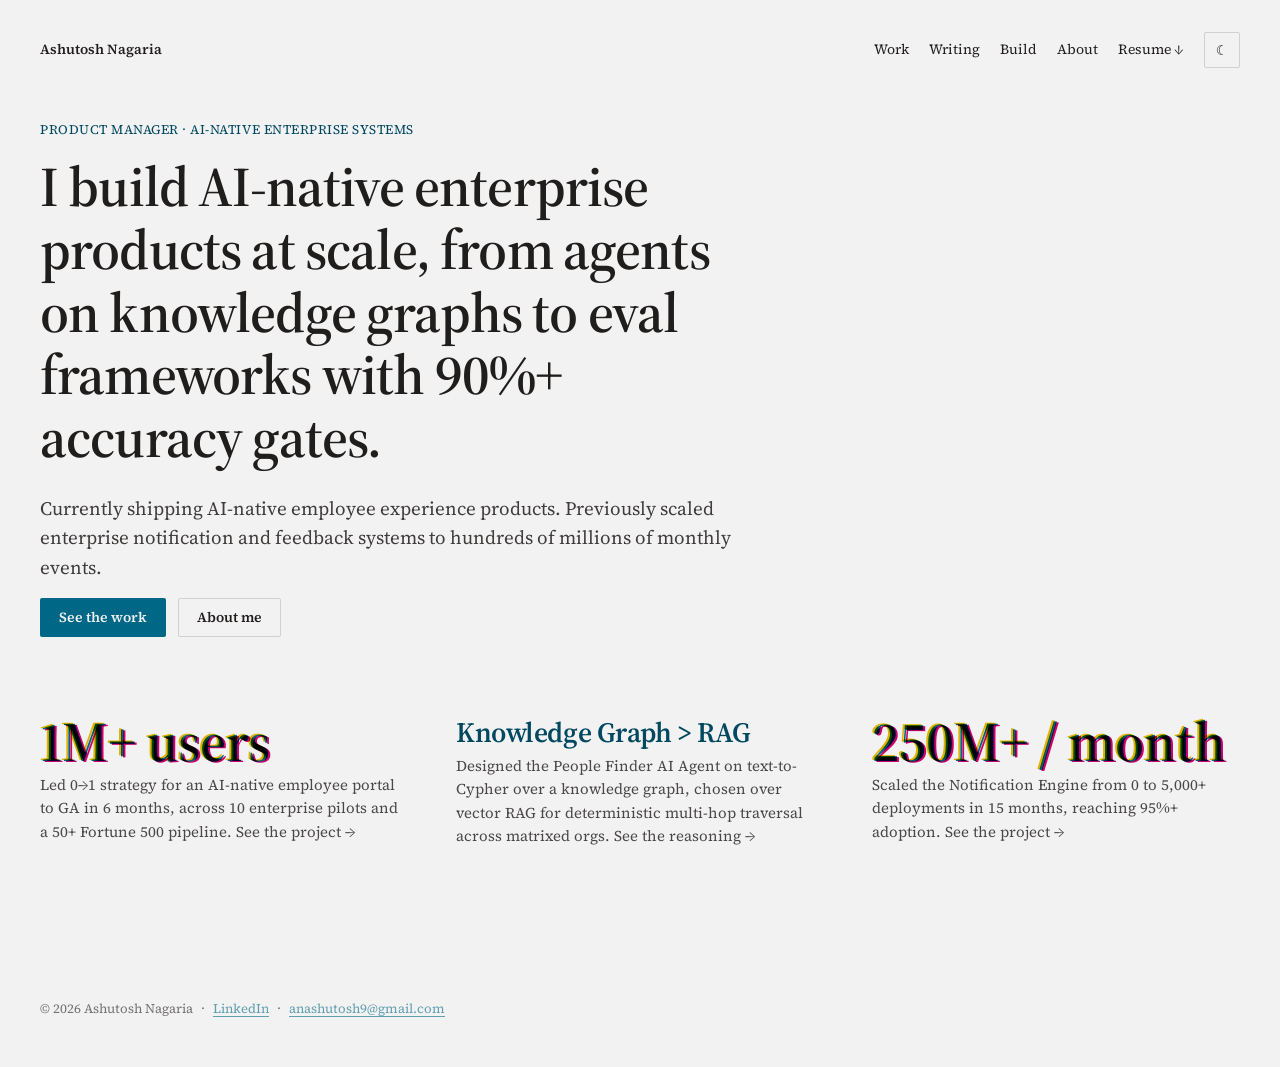
<file: index.html>
<!DOCTYPE html>
<html lang="en">
<head>
<meta charset="utf-8">
<meta name="viewport" content="width=device-width, initial-scale=1">
<title>Ashutosh Nagaria — Product Manager</title>
<script src="site.js"></script>
<link rel="stylesheet" href="styles.css">
<link rel="stylesheet" href="site.css">
</head>
<body>

<nav class="nav nav-container">
  <a class="nav-brand" href="index.html">Ashutosh Nagaria</a>
  <a href="work.html">Work</a>
  <a href="writing.html">Writing</a>
  <a href="build.html">Build</a>
  <a href="about.html">About</a>
  <a href="https://ashutosh-nagaria.github.io/Ashutosh_Nagaria.pdf" target="_blank" rel="noopener">Resume ↓</a>
  <button class="btn btn-icon btn-secondary" id="theme-toggle" aria-label="Toggle color theme" title="Toggle color theme">☾</button>
</nav>

<main class="page-container">

  <section style="padding-top:20px;">
    <div style="font-family:var(--font-body);font-size:13px;letter-spacing:0.04em;text-transform:uppercase;color:var(--color-accent-700);margin-bottom:16px;">Product Manager · AI-Native Enterprise Systems</div>
    <h1 style="font-size:56px;max-width:26ch;margin-bottom:24px;">I build AI-native enterprise products at scale, from agents on knowledge graphs to eval frameworks with 90%+ accuracy gates.</h1>
    <p style="font-size:19px;max-width:75ch;opacity:0.85;margin-bottom:16px;">Currently shipping AI-native employee experience products. Previously scaled enterprise notification and feedback systems to hundreds of millions of monthly events.</p>
    <div style="display:flex;gap:12px;margin-bottom:80px;">
      <a class="btn btn-primary" href="work.html">See the work</a>
      <a class="btn btn-secondary" href="about.html">About me</a>
    </div>

    <div class="grid-proof">

      <a href="work.html" style="text-decoration:none;color:inherit;display:grid;gap:6px;">
        <span class="cmyk-num" style="font-size:56px;font-family:var(--font-heading);font-weight:var(--font-heading-weight);">
          <span class="paper">1M+ users</span>
          <span class="plate plate-c" aria-hidden="true">1M+ users</span>
          <span class="plate plate-m" aria-hidden="true">1M+ users</span>
          <span class="plate plate-y" aria-hidden="true">1M+ users</span>
        </span>
        <p style="margin:0;font-size:15px;opacity:0.8;max-width:60ch;">Led 0→1 strategy for an AI-native employee portal to GA in 6 months, across 10 enterprise pilots and a 50+ Fortune 500 pipeline. See the project →</p>
      </a>

      <a href="work.html" style="text-decoration:none;color:inherit;display:grid;gap:6px;">
        <h3 style="margin:0;font-size:28px;color:var(--color-accent-700);">Knowledge Graph &gt; RAG</h3>
        <p style="margin:0;font-size:15px;opacity:0.8;max-width:60ch;">Designed the People Finder AI Agent on text-to-Cypher over a knowledge graph, chosen over vector RAG for deterministic multi-hop traversal across matrixed orgs. See the reasoning →</p>
      </a>

      <a href="work.html" style="text-decoration:none;color:inherit;display:grid;gap:6px;">
        <span class="cmyk-num" style="font-size:56px;font-family:var(--font-heading);font-weight:var(--font-heading-weight);">
          <span class="paper">250M+ / month</span>
          <span class="plate plate-c" aria-hidden="true">250M+ / month</span>
          <span class="plate plate-m" aria-hidden="true">250M+ / month</span>
          <span class="plate plate-y" aria-hidden="true">250M+ / month</span>
        </span>
        <p style="margin:0;font-size:15px;opacity:0.8;max-width:60ch;">Scaled the Notification Engine from 0 to 5,000+ deployments in 15 months, reaching 95%+ adoption. See the project →</p>
      </a>

    </div>
  </section>

</main>

<footer class="footer-container">
  <span>© 2026 Ashutosh Nagaria</span>
  <span>·</span>
  <a href="https://linkedin.com/in/ashutosh-nagaria" target="_blank" rel="noopener">LinkedIn</a>
  <span>·</span>
  <a href="mailto:anashutosh9@gmail.com">anashutosh9@gmail.com</a>
</footer>

</body>
</html>
</file>
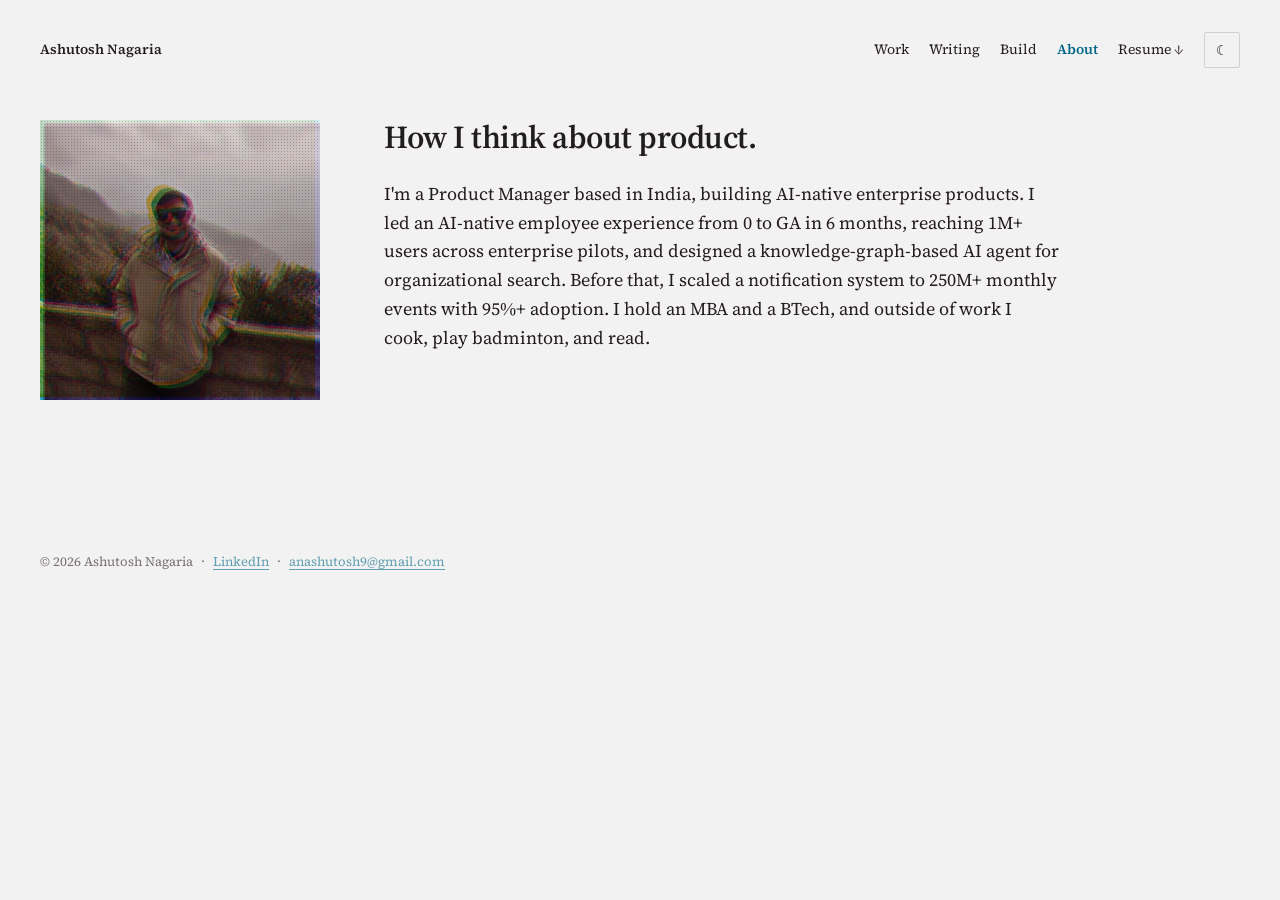
<file: about.html>
<!DOCTYPE html>
<html lang="en">
<head>
<meta charset="utf-8">
<meta name="viewport" content="width=device-width, initial-scale=1">
<title>About — Ashutosh Nagaria</title>
<script src="site.js"></script>
<link rel="stylesheet" href="styles.css">
<link rel="stylesheet" href="site.css">
<script src="print-plates.js" defer></script>
</head>
<body>

<nav class="nav nav-container">
  <a class="nav-brand" href="index.html">Ashutosh Nagaria</a>
  <a href="work.html">Work</a>
  <a href="writing.html">Writing</a>
  <a href="build.html">Build</a>
  <a href="about.html" aria-current="page">About</a>
  <a href="https://ashutosh-nagaria.github.io/Ashutosh_Nagaria.pdf" target="_blank" rel="noopener">Resume ↓</a>
  <button class="btn btn-icon btn-secondary" id="theme-toggle" aria-label="Toggle color theme" title="Toggle color theme">☾</button>
</nav>

<main class="page-container">

  <section style="padding-top:20px;display:grid;grid-template-columns:280px 1fr;gap:64px;align-items:start;">
    <figure class="cmyk" style="margin:0;width:280px;">
      <div class="print" style="aspect-ratio:1;">
        <img src="https://ashutosh-nagaria.github.io/images/ashutosh.jpg" alt="Portrait of Ashutosh Nagaria" style="width:100%;height:100%;object-fit:cover;display:block;" />
      </div>
    </figure>
    <div>
      <h1 style="font-size:32px;margin-bottom:24px;">How I think about product.</h1>
      <p style="font-size:18px;line-height:1.6;max-width:75ch;margin-bottom:0;">I'm a Product Manager based in India, building AI-native enterprise products. I led an AI-native employee experience from 0 to GA in 6 months, reaching 1M+ users across enterprise pilots, and designed a knowledge-graph-based AI agent for organizational search. Before that, I scaled a notification system to 250M+ monthly events with 95%+ adoption. I hold an MBA and a BTech, and outside of work I cook, play badminton, and read.</p>
    </div>
  </section>

</main>

<footer class="footer-container">
  <span>© 2026 Ashutosh Nagaria</span>
  <span>·</span>
  <a href="https://linkedin.com/in/ashutosh-nagaria" target="_blank" rel="noopener">LinkedIn</a>
  <span>·</span>
  <a href="mailto:anashutosh9@gmail.com">anashutosh9@gmail.com</a>
</footer>

</body>
</html>
</file>
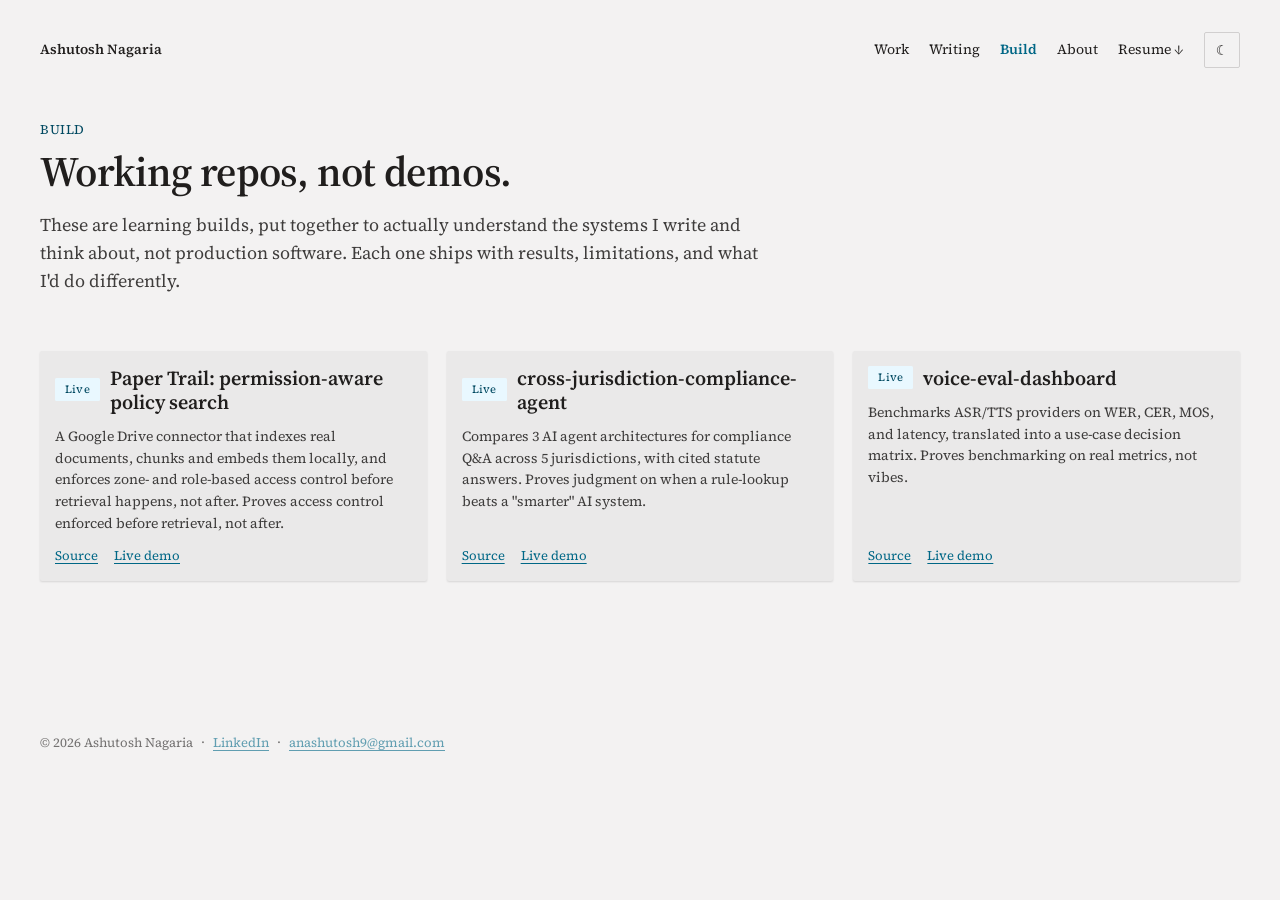
<file: build.html>
<!DOCTYPE html>
<html lang="en">
<head>
<meta charset="utf-8">
<meta name="viewport" content="width=device-width, initial-scale=1">
<title>Build — Ashutosh Nagaria</title>
<script src="site.js"></script>
<link rel="stylesheet" href="styles.css">
<link rel="stylesheet" href="site.css">
</head>
<body>

<nav class="nav nav-container">
  <a class="nav-brand" href="index.html">Ashutosh Nagaria</a>
  <a href="work.html">Work</a>
  <a href="writing.html">Writing</a>
  <a href="build.html" aria-current="page">Build</a>
  <a href="about.html">About</a>
  <a href="https://ashutosh-nagaria.github.io/Ashutosh_Nagaria.pdf" target="_blank" rel="noopener">Resume ↓</a>
  <button class="btn btn-icon btn-secondary" id="theme-toggle" aria-label="Toggle color theme" title="Toggle color theme">☾</button>
</nav>

<main class="page-container">

  <section style="padding-top:20px;">
    <div style="font-family:var(--font-body);font-size:13px;letter-spacing:0.04em;text-transform:uppercase;color:var(--color-accent-700);margin-bottom:8px;">Build</div>
    <h1 style="font-size:42px;max-width:32ch;margin-bottom:16px;">Working repos, not demos.</h1>
    <p style="font-size:18px;max-width:80ch;opacity:0.85;margin-bottom:56px;">These are learning builds, put together to actually understand the systems I write and think about, not production software. Each one ships with results, limitations, and what I'd do differently.</p>

    <div class="grid-cards">

      <div class="card elev-sm" style="gap:12px;">
        <div style="display:flex;align-items:center;gap:10px;">
          <span class="tag tag-accent">Live</span>
          <span class="card-title" style="font-size:20px;">Paper Trail: permission-aware policy search</span>
        </div>
        <p class="card-body" style="font-size:14px;opacity:0.85;">A Google Drive connector that indexes real documents, chunks and embeds them locally, and enforces zone- and role-based access control before retrieval happens, not after. Proves access control enforced before retrieval, not after.</p>
        <div style="display:flex;gap:16px;font-size:13px;">
          <a href="https://github.com/Ashutosh-nagaria/enterprise-policy-connector" target="_blank" rel="noopener">Source</a>
          <a href="https://enterprise-policy-connector.streamlit.app/" target="_blank" rel="noopener">Live demo</a>
        </div>
      </div>

      <div class="card elev-sm" style="gap:12px;">
        <div style="display:flex;align-items:center;gap:10px;">
          <span class="tag tag-accent">Live</span>
          <span class="card-title" style="font-size:20px;">cross-jurisdiction-compliance-agent</span>
        </div>
        <p class="card-body" style="font-size:14px;opacity:0.85;">Compares 3 AI agent architectures for compliance Q&amp;A across 5 jurisdictions, with cited statute answers. Proves judgment on when a rule-lookup beats a "smarter" AI system.</p>
        <div style="display:flex;gap:16px;font-size:13px;">
          <a href="https://github.com/Ashutosh-nagaria/cross-jurisdiction-compliance-agent" target="_blank" rel="noopener">Source</a>
          <a href="https://cross-jurisdiction-compliance-agent.streamlit.app/" target="_blank" rel="noopener">Live demo</a>
        </div>
      </div>

      <div class="card elev-sm" style="gap:12px;">
        <div style="display:flex;align-items:center;gap:10px;">
          <span class="tag tag-accent">Live</span>
          <span class="card-title" style="font-size:20px;">voice-eval-dashboard</span>
        </div>
        <p class="card-body" style="font-size:14px;opacity:0.85;">Benchmarks ASR/TTS providers on WER, CER, MOS, and latency, translated into a use-case decision matrix. Proves benchmarking on real metrics, not vibes.</p>
        <div style="display:flex;gap:16px;font-size:13px;">
          <a href="https://github.com/Ashutosh-nagaria/voice-eval-dashboard" target="_blank" rel="noopener">Source</a>
          <a href="https://voice-eval-dashboard.streamlit.app/" target="_blank" rel="noopener">Live demo</a>
        </div>
      </div>

    </div>
  </section>

</main>

<footer class="footer-container">
  <span>© 2026 Ashutosh Nagaria</span>
  <span>·</span>
  <a href="https://linkedin.com/in/ashutosh-nagaria" target="_blank" rel="noopener">LinkedIn</a>
  <span>·</span>
  <a href="mailto:anashutosh9@gmail.com">anashutosh9@gmail.com</a>
</footer>

</body>
</html>
</file>
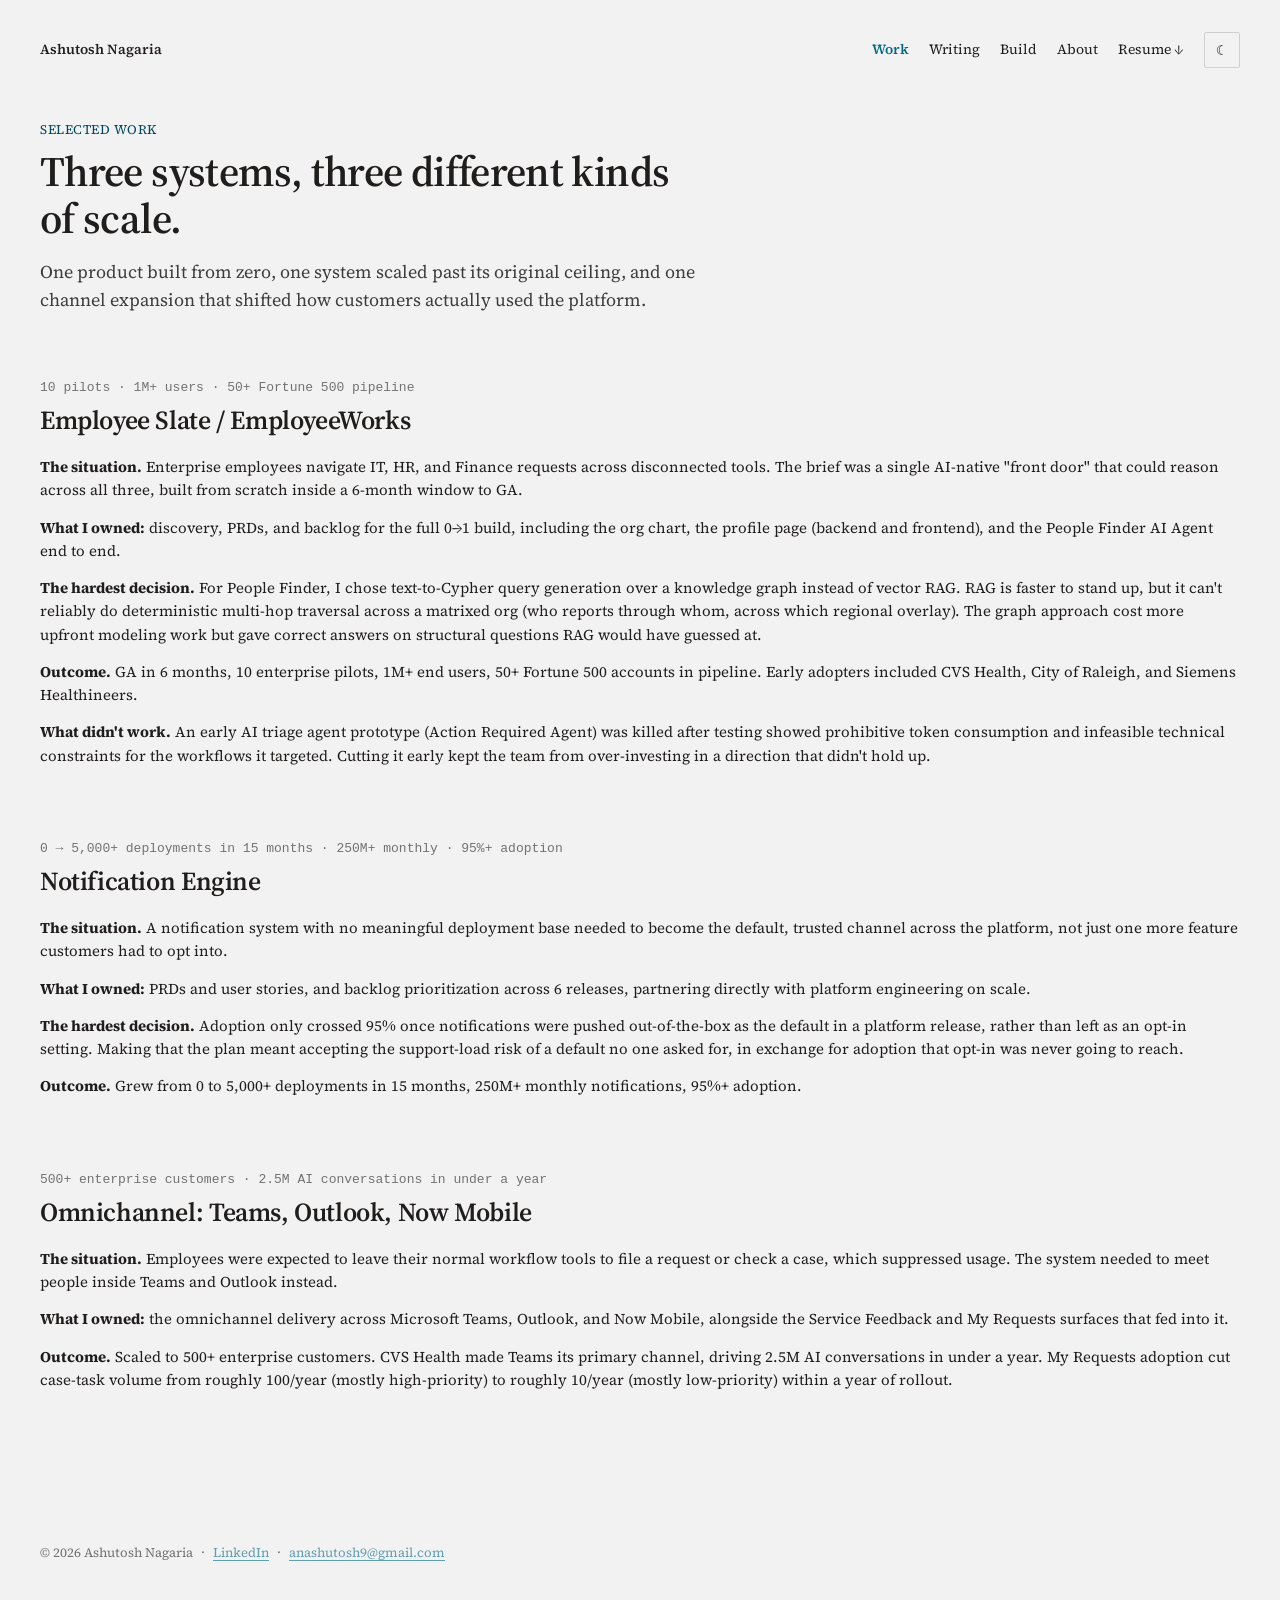
<file: work.html>
<!DOCTYPE html>
<html lang="en">
<head>
<meta charset="utf-8">
<meta name="viewport" content="width=device-width, initial-scale=1">
<title>Work — Ashutosh Nagaria</title>
<script src="site.js"></script>
<link rel="stylesheet" href="styles.css">
<link rel="stylesheet" href="site.css">
</head>
<body>

<nav class="nav nav-container">
  <a class="nav-brand" href="index.html">Ashutosh Nagaria</a>
  <a href="work.html" aria-current="page">Work</a>
  <a href="writing.html">Writing</a>
  <a href="build.html">Build</a>
  <a href="about.html">About</a>
  <a href="https://ashutosh-nagaria.github.io/Ashutosh_Nagaria.pdf" target="_blank" rel="noopener">Resume ↓</a>
  <button class="btn btn-icon btn-secondary" id="theme-toggle" aria-label="Toggle color theme" title="Toggle color theme">☾</button>
</nav>

<main class="page-container">

  <section style="padding-top:20px;">
    <div style="font-family:var(--font-body);font-size:13px;letter-spacing:0.04em;text-transform:uppercase;color:var(--color-accent-700);margin-bottom:8px;">Selected work</div>
    <h1 style="font-size:42px;max-width:32ch;margin-bottom:16px;">Three systems, three different kinds of scale.</h1>
    <p style="font-size:18px;max-width:80ch;opacity:0.85;margin-bottom:64px;">One product built from zero, one system scaled past its original ceiling, and one channel expansion that shifted how customers actually used the platform.</p>

    <article style="margin-bottom:72px;">
      <div style="font-family:ui-monospace,monospace;font-size:13px;opacity:0.6;margin-bottom:8px;">10 pilots · 1M+ users · 50+ Fortune 500 pipeline</div>
      <h2 style="font-size:26px;margin-bottom:20px;">Employee Slate / EmployeeWorks</h2>
      <p style="margin-bottom:14px;"><strong>The situation.</strong> Enterprise employees navigate IT, HR, and Finance requests across disconnected tools. The brief was a single AI-native "front door" that could reason across all three, built from scratch inside a 6-month window to GA.</p>
      <p style="margin-bottom:14px;"><strong>What I owned:</strong> discovery, PRDs, and backlog for the full 0→1 build, including the org chart, the profile page (backend and frontend), and the People Finder AI Agent end to end.</p>
      <p style="margin-bottom:14px;"><strong>The hardest decision.</strong> For People Finder, I chose text-to-Cypher query generation over a knowledge graph instead of vector RAG. RAG is faster to stand up, but it can't reliably do deterministic multi-hop traversal across a matrixed org (who reports through whom, across which regional overlay). The graph approach cost more upfront modeling work but gave correct answers on structural questions RAG would have guessed at.</p>
      <p style="margin-bottom:14px;"><strong>Outcome.</strong> GA in 6 months, 10 enterprise pilots, 1M+ end users, 50+ Fortune 500 accounts in pipeline. Early adopters included CVS Health, City of Raleigh, and Siemens Healthineers.</p>
      <p style="margin:0;"><strong>What didn't work.</strong> An early AI triage agent prototype (Action Required Agent) was killed after testing showed prohibitive token consumption and infeasible technical constraints for the workflows it targeted. Cutting it early kept the team from over-investing in a direction that didn't hold up.</p>
    </article>

    <article style="margin-bottom:72px;">
      <div style="font-family:ui-monospace,monospace;font-size:13px;opacity:0.6;margin-bottom:8px;">0 → 5,000+ deployments in 15 months · 250M+ monthly · 95%+ adoption</div>
      <h2 style="font-size:26px;margin-bottom:20px;">Notification Engine</h2>
      <p style="margin-bottom:14px;"><strong>The situation.</strong> A notification system with no meaningful deployment base needed to become the default, trusted channel across the platform, not just one more feature customers had to opt into.</p>
      <p style="margin-bottom:14px;"><strong>What I owned:</strong> PRDs and user stories, and backlog prioritization across 6 releases, partnering directly with platform engineering on scale.</p>
      <p style="margin-bottom:14px;"><strong>The hardest decision.</strong> Adoption only crossed 95% once notifications were pushed out-of-the-box as the default in a platform release, rather than left as an opt-in setting. Making that the plan meant accepting the support-load risk of a default no one asked for, in exchange for adoption that opt-in was never going to reach.</p>
      <p style="margin:0;"><strong>Outcome.</strong> Grew from 0 to 5,000+ deployments in 15 months, 250M+ monthly notifications, 95%+ adoption.</p>
    </article>

    <article>
      <div style="font-family:ui-monospace,monospace;font-size:13px;opacity:0.6;margin-bottom:8px;">500+ enterprise customers · 2.5M AI conversations in under a year</div>
      <h2 style="font-size:26px;margin-bottom:20px;">Omnichannel: Teams, Outlook, Now Mobile</h2>
      <p style="margin-bottom:14px;"><strong>The situation.</strong> Employees were expected to leave their normal workflow tools to file a request or check a case, which suppressed usage. The system needed to meet people inside Teams and Outlook instead.</p>
      <p style="margin-bottom:14px;"><strong>What I owned:</strong> the omnichannel delivery across Microsoft Teams, Outlook, and Now Mobile, alongside the Service Feedback and My Requests surfaces that fed into it.</p>
      <p style="margin:0;"><strong>Outcome.</strong> Scaled to 500+ enterprise customers. CVS Health made Teams its primary channel, driving 2.5M AI conversations in under a year. My Requests adoption cut case-task volume from roughly 100/year (mostly high-priority) to roughly 10/year (mostly low-priority) within a year of rollout.</p>
    </article>
  </section>

</main>

<footer class="footer-container">
  <span>© 2026 Ashutosh Nagaria</span>
  <span>·</span>
  <a href="https://linkedin.com/in/ashutosh-nagaria" target="_blank" rel="noopener">LinkedIn</a>
  <span>·</span>
  <a href="mailto:anashutosh9@gmail.com">anashutosh9@gmail.com</a>
</footer>

</body>
</html>
</file>
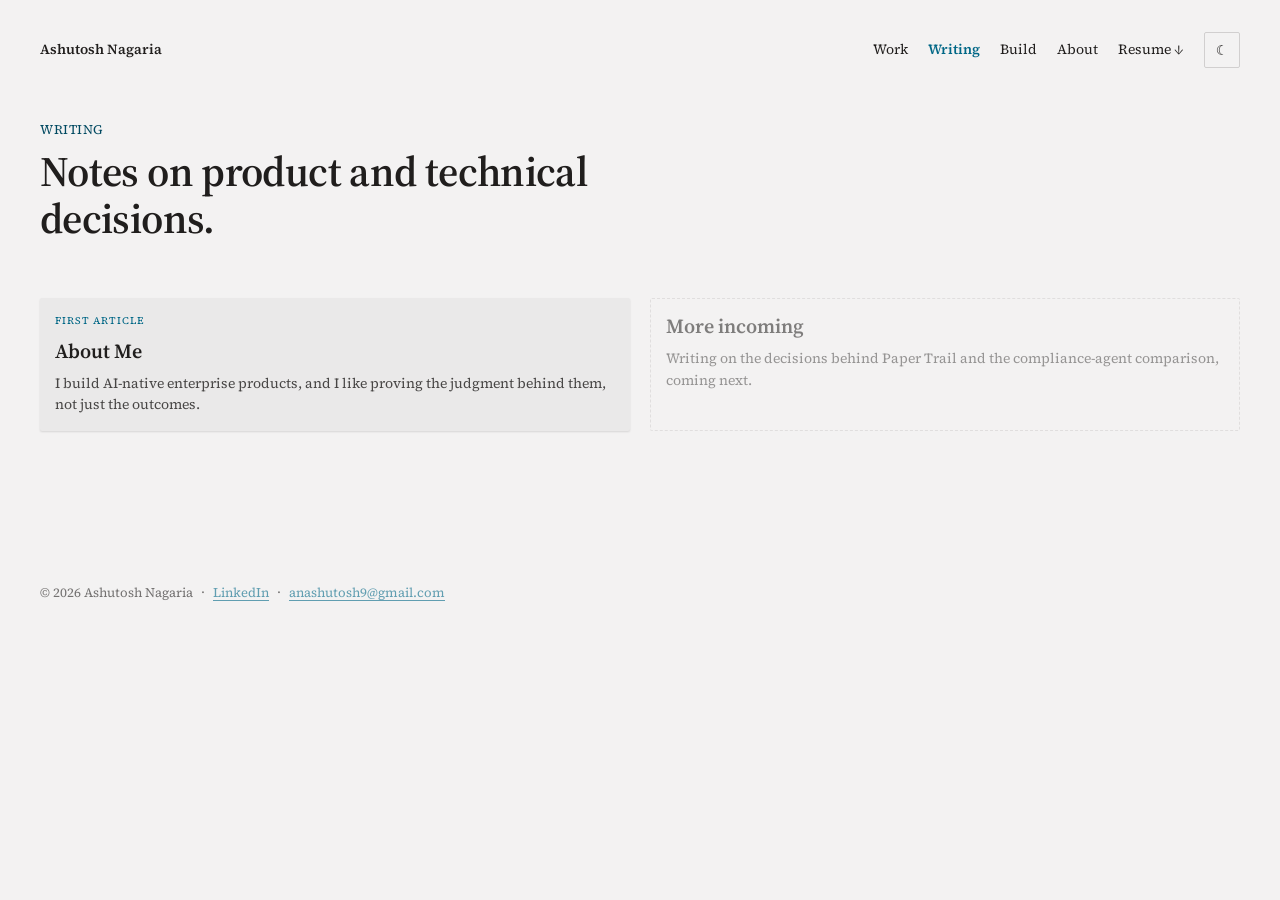
<file: writing.html>
<!DOCTYPE html>
<html lang="en">
<head>
<meta charset="utf-8">
<meta name="viewport" content="width=device-width, initial-scale=1">
<title>Writing — Ashutosh Nagaria</title>
<script src="site.js"></script>
<link rel="stylesheet" href="styles.css">
<link rel="stylesheet" href="site.css">
</head>
<body>

<nav class="nav nav-container">
  <a class="nav-brand" href="index.html">Ashutosh Nagaria</a>
  <a href="work.html">Work</a>
  <a href="writing.html" aria-current="page">Writing</a>
  <a href="build.html">Build</a>
  <a href="about.html">About</a>
  <a href="https://ashutosh-nagaria.github.io/Ashutosh_Nagaria.pdf" target="_blank" rel="noopener">Resume ↓</a>
  <button class="btn btn-icon btn-secondary" id="theme-toggle" aria-label="Toggle color theme" title="Toggle color theme">☾</button>
</nav>

<main class="page-container">

  <section style="padding-top:20px;">
    <div style="font-family:var(--font-body);font-size:13px;letter-spacing:0.04em;text-transform:uppercase;color:var(--color-accent-700);margin-bottom:8px;">Writing</div>
    <h1 style="font-size:42px;max-width:32ch;margin-bottom:56px;">Notes on product and technical decisions.</h1>

    <div class="grid-cards">
      <a href="https://ashutosh-nagaria.github.io/writing/about-me.html" target="_blank" rel="noopener" class="card elev-sm" style="text-decoration:none;color:inherit;gap:10px;">
        <div class="card-kicker">First article</div>
        <div class="card-title" style="font-size:20px;">About Me</div>
        <p class="card-body" style="font-size:14px;">I build AI-native enterprise products, and I like proving the judgment behind them, not just the outcomes.</p>
      </a>

      <div class="card" style="gap:10px;opacity:0.55;background:transparent;border:1px dashed var(--color-divider);">
        <div class="card-title" style="font-size:20px;">More incoming</div>
        <p class="card-body" style="font-size:14px;">Writing on the decisions behind Paper Trail and the compliance-agent comparison, coming next.</p>
      </div>
    </div>
  </section>

</main>

<footer class="footer-container">
  <span>© 2026 Ashutosh Nagaria</span>
  <span>·</span>
  <a href="https://linkedin.com/in/ashutosh-nagaria" target="_blank" rel="noopener">LinkedIn</a>
  <span>·</span>
  <a href="mailto:anashutosh9@gmail.com">anashutosh9@gmail.com</a>
</footer>

</body>
</html>
</file>
<file: styles.css>
/* Broadsheet — design-system tokens and component classes. This file is the source of truth for the system's look; retune it here and see readme.md. */
@import url('https://fonts.googleapis.com/css2?family=Source+Serif+4:ital,wght@0,400;0,600;1,400&display=swap');

:root {
  --color-bg: #f3f2f2;
  --color-surface: #eae9e9;
  --color-text: #201e1d;
  --color-accent: #0088b0;
  --color-accent-2: #d6006c;
  --color-divider: color-mix(in srgb, #201e1d 16%, transparent);

  /* Tonal ramps — generated in OKLCH on one shared lightness scale, so the
     same step of any role matches the others in visual value. */
  --color-neutral-100: #f8f4f4;
  --color-neutral-200: #eae7e7;
  --color-neutral-300: #d7d3d3;
  --color-neutral-400: #bab6b6;
  --color-neutral-500: #9b9797;
  --color-neutral-600: #7d7979;
  --color-neutral-700: #605d5d;
  --color-neutral-800: #444141;
  --color-neutral-900: #2d2b2b;

  --color-accent-100: #e9f8ff;
  --color-accent-200: #cbeeff;
  --color-accent-300: #99e0ff;
  --color-accent-400: #62c5ee;
  --color-accent-500: #38a6cf;
  --color-accent-600: #1186ac;
  --color-accent-700: #006786;
  --color-accent-800: #004961;
  --color-accent-900: #0a303e;

  --color-accent-2-100: #fff1f4;
  --color-accent-2-200: #ffdee6;
  --color-accent-2-300: #ffc0d0;
  --color-accent-2-400: #ff90b1;
  --color-accent-2-500: #ff458e;
  --color-accent-2-600: #d82071;
  --color-accent-2-700: #aa0b56;
  --color-accent-2-800: #790e3d;
  --color-accent-2-900: #4b1528;

  /* The third process ink — review round 3: the deck's print treatments
     (the CMYK separation and the misregistered plate numerals below) need
     the full four-color set. Cyan and magenta are the system's own accents;
     this yellow completes them, muted to the same press-ink register. A
     print treatment color, not an interface accent — body copy and chrome
     never take it. */
  --color-process-yellow: #edbb00;

  --font-heading: "Source Serif 4", system-ui, sans-serif;
  --font-heading-weight: 600;
  --font-body: "Source Serif 4", system-ui, sans-serif;

  --space-1: 5.0px;
  --space-2: 10.0px;
  --space-3: 15.0px;
  --space-4: 20.0px;
  --space-6: 30.0px;
  --space-8: 40.0px;

  --radius-sm: 1px;
  --radius-md: 2px;
  --radius-lg: 4px;

  /* Elevation — derived from the ground: soft ink-tinted shadows on a
     light theme, a hairline edge + ambient darkness on a dark one. */
  --shadow-sm: 0 1px 2px color-mix(in srgb, #2d2b2b 14%, transparent);
  --shadow-md: 0 3px 10px color-mix(in srgb, #2d2b2b 16%, transparent);
  --shadow-lg: 0 12px 32px color-mix(in srgb, #2d2b2b 22%, transparent);
}

body {
  background: var(--color-bg);
  color: var(--color-text);
  font-family: var(--font-body);
}
h1, h2, h3, h4 { font-family: var(--font-heading); font-weight: var(--font-heading-weight); }

.halftone{position:relative;filter:grayscale(0.35) contrast(1.15);overflow:hidden}
.halftone::after{content:"";position:absolute;inset:0;pointer-events:none;
  background-image:radial-gradient(circle,rgba(0,0,0,0.22) 30%,transparent 32%);
  background-size:3px 3px;mix-blend-mode:multiply}

/* The four-color separation treatment (review round 3) — a photograph
   printed as its misregistered process plates, after the Catalogue Three
   grammar. Markup: a figure.cmyk holding five copies of the image — the
   first is the layout sizer (hidden), then one per plate, each tagged
   .sep-c/.sep-m/.sep-y/.sep-k. The plates are extracted live by the SVG
   feColorMatrix filters in print-plates.js, the system's own defs —
   inlined in the compiled bundle every template page loads, and a
   page that links styles.css directly adds
   <script src="print-plates.js"></script> itself (the defs must be in
   the document: a data-URI filter reference would not survive Chromium,
   and external-file references are unreliable across engines) — nudged
   a few pixels out of register, and multiplied
   onto the paper ground; the halftone dot screens the recombined print.
   The plate offsets live with the deck's projection-scale CSS, since
   misregistration is sized to the output. */
.cmyk{position:relative;overflow:hidden;background:var(--color-bg)}
.cmyk img:first-child{opacity:0} /* layout sizer AND the alt-bearing image — opacity
  keeps it in the accessibility tree (visibility:hidden would drop the figure's only
  description); fully transparent, it adds nothing to the multiply backdrop */
.cmyk img+img{position:absolute;inset:0;width:100%;height:100%;object-fit:cover;mix-blend-mode:multiply}
.cmyk .sep-c{filter:url(#sep-c)}
.cmyk .sep-m{filter:url(#sep-m)}
.cmyk .sep-y{filter:url(#sep-y)}
.cmyk .sep-k{filter:url(#sep-k)}
.cmyk::after{content:"";position:absolute;inset:0;pointer-events:none;
  background-image:radial-gradient(circle,rgba(0,0,0,0.22) 30%,transparent 32%);
  background-size:3px 3px;mix-blend-mode:multiply}

/* The one-image separation (review round 9, promoted from the deck in the
   landing divergence) — the same four plates as ONE compound filter,
   #sep-all in print-plates.js, for a single swappable image: a .print
   wrapper inside the figure holds one <image-slot>, and the filter
   extracts, offsets and multiplies the plates live from whatever the slot
   shows. Markup: figure.cmyk > .print > image-slot (the page sizes the
   .print — aspect-ratio, or absolute fill for bleeds). Hover resolves
   the print into the photograph — the pressman checking registration on
   the light table — so the source shows crisp and any swap chrome stays
   legible; only the reduced-motion fallback below still lifts as a
   single cut (a url() filter cannot CSS-transition; the press driver
   animates the defs instead). */
.cmyk .print{position:relative;width:100%;filter:url(#sep-all)}
/* no hover end-state swap: the press driver (print-plates.js) eases the
   plates into register while purifying their inks to the pure-process
   separation on the same curve, so the converged four-plate merge IS
   the photograph (their multiply equals SourceGraphic by construction)
   — no cut anywhere on the animated path */
@media (prefers-reduced-motion: reduce), (hover: none), (pointer: coarse) {
  .cmyk .print:hover{filter:none} /* without the driver (it stands down on
    exactly these conditions), hover stays the old single cut to the
    crisp source */
}
.cmyk .print image-slot{width:100%;height:100%;display:block}

/* The plate numeral (review rounds 3-4) — display figures set as
   misregistered process plates, the catalog's cover grammar. Review
   round 4 (Barron): THREE plates — C, M, Y only, no black plate — so the
   dark core comes entirely from the C×M×Y multiply overlap (the inks
   product to exact black), with the fringes the registration drift; and
   the spread pulled in by half (less jumbled: one figure with plate
   fringes rather than figures sliding apart). Markup: a .cmyk-num holding
   a .paper span (the white of the sheet: the glyph's union, built from
   offset text-shadow copies) and three .plate spans. The construction
   carries its own ground (--cmyk-num-ground, defaulting to paper) painted
   on its padding box, so the multiply plates always have their backdrop
   even inside an isolated stacking context (entrance animations); the
   padding bleeds wider than any plate offset and the negative margin
   hands the layout box back. Offsets are em-scaled to the glyph. The
   .paper span carries the text once for assistive tech; the .plate spans
   are aria-hidden repeats. */
.cmyk-num{--cmyk-num-ground:var(--color-bg);
  position:relative;width:fit-content;line-height:0.9;
  font-feature-settings:"pnum" 1;
  background:var(--cmyk-num-ground);padding:0.12em;margin:-0.12em}
.cmyk-num .paper{color:var(--color-bg); /* the white of the sheet — always paper,
  whatever the ground: the plates read as printed on paper even when the
  surrounding page is ink */
  text-shadow:0.036em 0.025em 0 var(--color-bg),-0.031em -0.023em 0 var(--color-bg)}
.cmyk-num .plate{position:absolute;inset:0.12em;mix-blend-mode:multiply;
  text-box:trim-both cap alphabetic /* the host trims to its cap box; each
  absolute plate must trim its own line the same way, or its glyphs sit a
  half-leading below the paper union */}
.cmyk-num .plate-c{color:var(--color-accent)}

/* The plate headline (divergence round 3, Barron: "use both" — the
   photograph's plates AND the cover grammar's text plates, on the same
   page). The same three-plate construction as .cmyk-num — paper span
   carrying the real text, C/M/Y plate repeats, dark core from the
   multiply overlap — at HALF the numeral's round-4 offsets: the serif's
   display hairlines are thinner than the numeral strokes the spread was
   measured on, and the full offsets swallow them whole (probed at the
   hero's 80px — the fringes read as an anaglyph poster, not a breath
   out of register) — recut for display
   headlines that sit in running text blocks on the page's own paper:
   no ground painting and no padding bleed (the numeral's ground exists
   for isolated stacking contexts; a headline on the page multiplies
   straight onto the sheet), no width:fit-content and no line-height
   override (the host display class owns its metrics — apply this to
   each .line, which is position:relative for its plates), and the
   plates are inert to the hand (pointer-events/user-select none, so a
   triple-click selects the headline once, not four times). Plates take
   the same pointer lean as .cmyk-num. */
.cmyk-head{position:relative}
.cmyk-head .paper{color:var(--color-bg);
  text-shadow:0.027em 0.0185em 0 var(--color-bg),-0.0245em -0.0175em 0 var(--color-bg)
  /* the union's copies sit at the construction's halved plate offsets
     PLUS the full lean (0.018+0.009 / 0.0125+0.006, and mirrored), so
     the union still backs the plates at viewport-edge lean — invisible
     on the page's own paper, load-bearing on any other ground */}
.cmyk-head .plate{position:absolute;inset:0;mix-blend-mode:multiply;
  pointer-events:none;user-select:none;
  text-box:trim-both cap alphabetic /* match the host's trim, or the
  plates sit a half-leading below the paper union */}
.cmyk-head .plate-c{color:var(--color-accent)}
.cmyk-head .plate-m{color:var(--color-accent-2);
  translate:calc(0.018em + 0.009em*var(--press-nx, 0)) calc(0.0125em + 0.006em*var(--press-ny, 0))}
.cmyk-head .plate-y{color:var(--color-process-yellow);
  translate:calc(-0.0155em + 0.009em*var(--press-nx, 0)) calc(-0.0115em + 0.006em*var(--press-ny, 0))}
.cmyk-num .plate-m{color:var(--color-accent-2);
  translate:calc(0.036em + 0.018em*var(--press-nx, 0)) calc(0.025em + 0.0125em*var(--press-ny, 0))}
.cmyk-num .plate-y{color:var(--color-process-yellow);
  translate:calc(-0.031em + 0.018em*var(--press-nx, 0)) calc(-0.023em + 0.0125em*var(--press-ny, 0))}
/* --press-nx/--press-ny: the pointer lean as a bare -1..1 factor,
   published on :root by the press driver (print-plates.js) and zero
   whenever the driver stands down. Each construction scales the lean to
   its own spread (half of it, here as everywhere) so the moving plates
   drift a breath toward the cursor and the C plate holds. */

/* ══════════════════════════════════════════════════════════════════════════
   Components — built with the tokens above. Plain CSS
   on plain HTML: no JavaScript, no build step. Each class is documented in
   readme.md and demonstrated in foundations/ and components/.
   ══════════════════════════════════════════════════════════════════════ */

*, *::before, *::after { box-sizing: border-box; }
body { margin: 0; font-size: 15px; line-height: 1.55; font-weight: 400; }
h1, h2, h3, h4, h5, h6 {
  font-family: var(--font-heading); font-weight: var(--font-heading-weight);
  line-height: 1.12; letter-spacing: -0.015em; margin: 0 0 var(--space-2);
}
h1 { font-size: 42px; }
h2 { font-size: 32px; }
h3 { font-size: 25px; }
h4 { font-size: 20px; }
h5 { font-size: 16px; }
h6 { font-size: 13px; }
h6 { letter-spacing: 0.08em; text-transform: uppercase; }
p { margin: 0 0 var(--space-3); }
a { color: var(--color-accent); text-underline-offset: 3px; }
img { display: block; max-width: 100%; }
figure { margin: 0; }
figcaption {
  font-size: 11px; margin-top: var(--space-1);
  color: color-mix(in srgb, var(--color-text) 55%, transparent);
}
.text-muted { color: color-mix(in srgb, var(--color-text) 55%, transparent); }
:focus { outline: none; }
:focus-visible { outline: 2px solid var(--color-accent); outline-offset: 2px; }
::selection { background: color-mix(in srgb, var(--color-accent) 30%, transparent); }

/* — rules — */
.hr {
  height: 1px; border: 0; margin: var(--space-4) 0;
  background: var(--color-divider);
}

/* — buttons — */
.btn {
  display: inline-flex; align-items: center; justify-content: center; gap: 6px;
  cursor: pointer; text-decoration: none;
  font-family: var(--font-heading); font-weight: var(--font-heading-weight);
  font-size: 14px; line-height: 1.2; color: var(--color-text); /* matches the .input's 14px —
     the pair sits side by side in sign-up rows */
  background: transparent; border: 1px solid transparent;
  padding: var(--space-2) calc(var(--space-3) * 1.2);
  border-radius: var(--radius-md);
}
.btn svg { display: block; }
.btn:disabled { opacity: 0.45; cursor: not-allowed; }
.btn-primary { background: var(--color-accent); color: var(--color-bg); }
.btn-primary:hover { background: var(--color-accent-600); }
.btn-primary:active { background: var(--color-accent-700); }
.btn-secondary { border-color: var(--color-divider); }
.btn-secondary:hover { background: color-mix(in srgb, var(--color-text) 7%, transparent); }
.btn-secondary:active { background: color-mix(in srgb, var(--color-text) 14%, transparent); }
.btn-ghost { color: var(--color-accent); padding-inline: var(--space-1); }
.btn-ghost:hover { background: color-mix(in srgb, var(--color-accent) 10%, transparent); }
.btn-ghost:active { background: color-mix(in srgb, var(--color-accent) 18%, transparent); }
.btn-icon { width: 36px; height: 36px; padding: 0; }
.btn-block { width: 100%; margin-top: var(--space-2); }

/* — forms — */
.field > label {
  display: block; font-size: 12px; margin-bottom: 5px;
  color: color-mix(in srgb, var(--color-text) 70%, transparent);
}
.input {
  width: 100%; min-height: 36px; padding: 6px 10px; font: inherit;
  font-size: 14px; color: var(--color-text); caret-color: var(--color-accent);
  background: var(--color-surface);
  border: 1px solid var(--color-divider); border-radius: var(--radius-md);
}
.input::placeholder { color: color-mix(in srgb, var(--color-text) 65%, transparent); opacity: 1; }
  /* explicit, measured: the browser default gray misses the 4.5:1 small-text bar on
     the surface fill; 65% ink measures 4.8:1 there, still a step quieter than typed
     text (opacity:1 overrides Firefox's default placeholder fade) */
.input:hover { border-color: color-mix(in srgb, var(--color-text) 45%, transparent); }
.input:focus-visible { border-color: var(--color-accent); outline-offset: 0; }
textarea.input { min-height: 90px; resize: vertical; }
.radio { display: inline-flex; align-items: center; gap: 8px; cursor: pointer; font-size: 14px; }
.radio input, .seg-opt input {
  position: absolute; opacity: 0; width: 0; height: 0; pointer-events: none;
}
.radio .dot {
  width: 16px; height: 16px; flex: none; border-radius: 50%;
  border: 1.5px solid var(--color-divider);
}
.radio:hover .dot { border-color: var(--color-accent); }
.radio input:checked + .dot {
  border-color: var(--color-accent); background: var(--color-accent);
  box-shadow: inset 0 0 0 4px var(--color-bg);
}
.radio input:focus-visible + .dot { outline: 2px solid var(--color-accent); outline-offset: 2px; }
.seg {
  display: inline-flex; overflow: hidden;
  border: 1px solid var(--color-divider); border-radius: var(--radius-md);
}
.seg-opt {
  display: inline-flex; align-items: center; gap: 6px;
  padding: 7px 12px; font-size: 13px; cursor: pointer;
}
.seg-opt + .seg-opt { border-left: 1px solid var(--color-divider); }
.seg-opt:has(input:checked) { background: var(--color-accent); color: var(--color-bg); }
.seg-opt:not(:has(input:checked)):hover { background: color-mix(in srgb, var(--color-text) 7%, transparent); }
.seg-opt:has(input:focus-visible) { outline: 2px solid var(--color-accent); outline-offset: -2px; }

/* — cards — */
.card {
  display: flex; flex-direction: column; gap: var(--space-2);
  padding: var(--space-3); border-radius: var(--radius-md); background: var(--color-surface);
}
.card-kicker { font-size: 10px; letter-spacing: 0.1em; text-transform: uppercase; color: var(--color-accent); }
.card-title {
  font-family: var(--font-heading); font-weight: var(--font-heading-weight);
  font-size: 17px; line-height: 1.2;
}
.card-body { margin: 0; font-size: 13px; opacity: 0.8; flex: 1; }
.card-meta {
  display: flex; align-items: center; gap: 6px; font-size: 11px;
  color: color-mix(in srgb, var(--color-text) 50%, transparent);
}
.elev-sm { box-shadow: var(--shadow-sm); }
.elev-md { box-shadow: var(--shadow-md); }
.elev-lg { box-shadow: var(--shadow-lg); }

/* — tags — */
.tag {
  display: inline-flex; align-items: center; font-size: 11px;
  letter-spacing: 0.02em; padding: 3px 10px;
  border-radius: calc(var(--radius-md) * 0.75);
}
.tag-accent { background: var(--color-accent-100); color: var(--color-accent-800); }
.tag-accent-2 { background: var(--color-accent-2-100); color: var(--color-accent-2-800); }
.tag-neutral { background: var(--color-neutral-100); color: var(--color-neutral-800); }
.tag-outline { border: 1px solid var(--color-accent); color: var(--color-accent); }

/* — navigation — */
.nav {
  display: flex; align-items: center; gap: var(--space-4);
  padding: var(--space-3) var(--space-4);
  border-bottom: none;
}
.nav-brand {
  font-family: var(--font-heading); font-weight: var(--font-heading-weight);
  font-size: 18px; margin-right: auto;
}
.nav a { color: inherit; text-decoration: none; font-size: 14px; }
.nav a:hover, .nav a[aria-current='page'] { color: var(--color-accent); }

/* — tables — */
.table { width: 100%; border-collapse: collapse; font-size: 14px; }
.table th {
  text-align: left; font-size: 11px; letter-spacing: 0.08em; text-transform: uppercase;
  color: color-mix(in srgb, var(--color-text) 60%, transparent);
  padding: var(--space-2); border-bottom: 1px solid var(--color-divider);
}
.table td {
  padding: var(--space-2);
  border-bottom: 1px solid color-mix(in srgb, var(--color-text) 8%, transparent);
}
.table tbody tr:hover { background: color-mix(in srgb, var(--color-text) 4%, transparent); }

/* — dialog — */
.dialog-backdrop {
  position: fixed; inset: 0; display: grid; place-items: center;
  padding: var(--space-4);
  background: color-mix(in srgb, var(--color-neutral-900) 50%, transparent);
}
.dialog {
  width: min(440px, 100%); display: flex; flex-direction: column; gap: var(--space-3);
  padding: var(--space-4); border-radius: var(--radius-lg);
  background: var(--color-surface); box-shadow: var(--shadow-lg);
}
.dialog-title {
  font-family: var(--font-heading); font-weight: var(--font-heading-weight);
  font-size: 20px;
}
.dialog-body { font-size: 14px; opacity: 0.85; }
.dialog-actions { display: flex; justify-content: flex-end; gap: var(--space-2); margin-top: var(--space-2); }
</file>
<file: site.css>
/* Site-level layer on top of the Broadsheet design system (styles.css).
   Maps --color-accent to a deep step of the system's own cyan ramp —
   paragraph-size text in the bare --color-accent doesn't clear the
   readme's contrast bar, so accent-700/800 stand in for body links and
   buttons — and adds the light/dark ground, matched to the Broadsheet
   defaults so light needs no override. */

:root {
  --color-accent: #006786;
  --color-accent-600: #006786;
  --color-accent-700: #004961;
}

:root[data-theme="dark"] {
  --color-bg: #201e1d;
  --color-surface: #2d2b2b;
  --color-text: #f8f4f4;
  --color-accent: #62c5ee;
  --color-accent-600: #62c5ee;
  --color-accent-700: #99e0ff;
  --color-divider: color-mix(in srgb, #f8f4f4 18%, transparent);
}

body {
  min-height: 100vh;
  transition: background 0.2s ease, color 0.2s ease;
}

/* styles.css's `.cmyk img:first-child{opacity:0}` targets the sizer image
   in the OTHER .cmyk markup (a flat sizer + 4 plate <img> siblings). It's a
   descendant selector, so it also zeroes the opacity of the single <img>
   inside our `.cmyk .print` (single-image, compound-filter) markup, since
   that img is likewise a first-child — just of .print, not of .cmyk
   directly. Restore it here at higher specificity. */
.cmyk .print img:first-child { opacity: 1; }

.nav a[aria-current="page"] { font-weight: 600; }

.page-container { max-width: 1440px; margin: 0 auto; padding: 0 40px 120px; }
.nav-container { max-width: 1440px; margin: 0 auto; padding: 32px 40px; }
.footer-container {
  max-width: 1440px; margin: 0 auto; padding: 32px 40px 48px;
  font-size: 13px; opacity: 0.6; display: flex; gap: 8px; flex-wrap: wrap;
}

/* Card grids lay out in columns once the wider container gives them room,
   instead of stacking full-height regardless of viewport width. */
.grid-cards { display: grid; grid-template-columns: repeat(auto-fit, minmax(280px, 1fr)); gap: 20px; }
.grid-proof { display: grid; grid-template-columns: repeat(auto-fit, minmax(280px, 1fr)); gap: 48px; align-items: start; }
</file>
